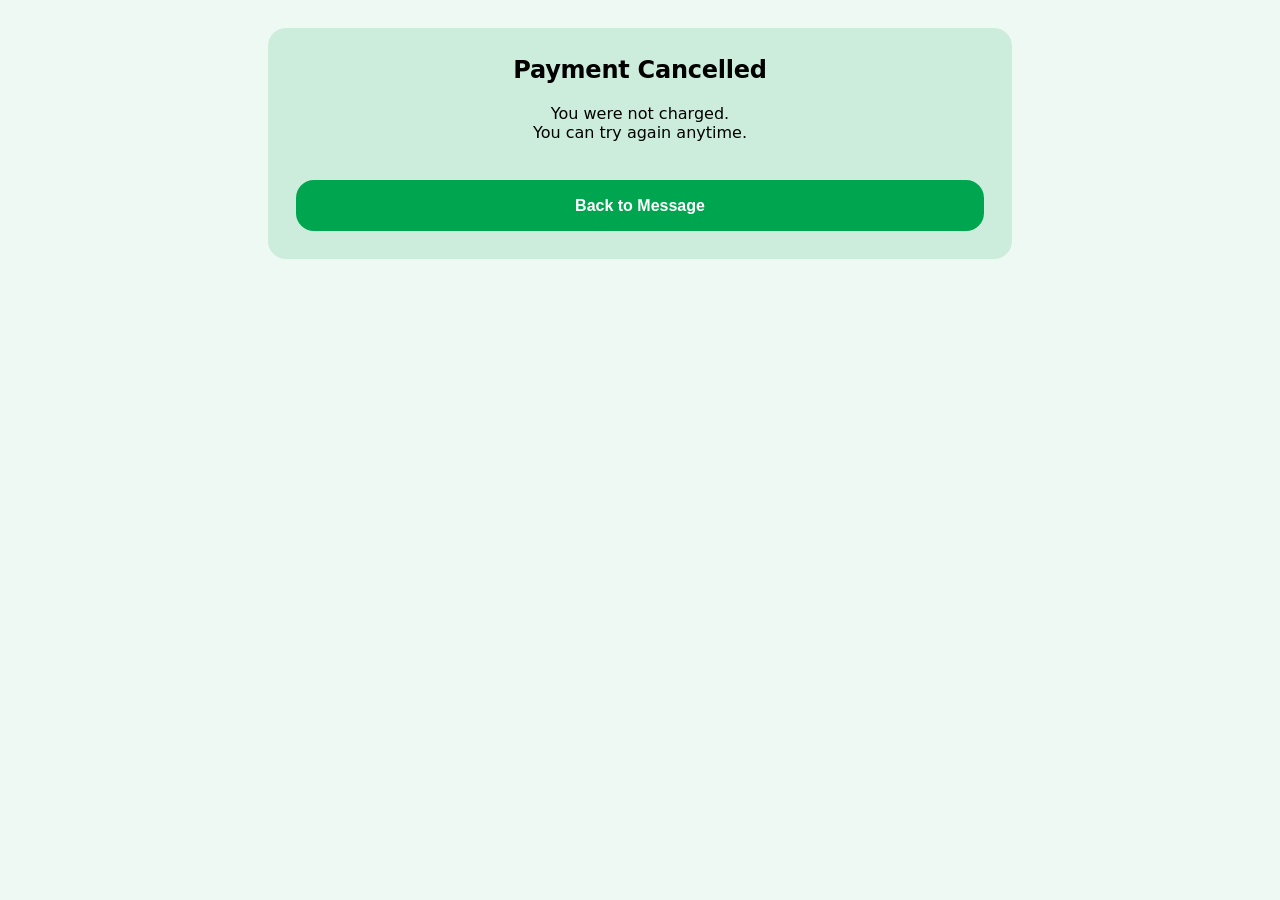
<file: cancel.html>
<!DOCTYPE html>
<html lang="en">
<head>
<meta charset="UTF-8">
<meta name="viewport" content="width=device-width, initial-scale=1.0">
<title>Cancelled</title>
<link rel="stylesheet" href="style.css">
</head>
<body>

<div class="container">

    <div class="card center">

        <h2>Payment Cancelled</h2>

        <p class="small-text">You were not charged.</p>

        <p class="small-text">
            You can try again anytime.
        </p>

        <br>
        <br>

        <button onclick="goBack()">
            Back to Message
        </button>

    </div>

</div>

<script>
const params = new URLSearchParams(window.location.search);
const username = params.get("user");

function goBack() {
    if (username) {
        window.location.href = `messageform.html?user=${username}`;
    } else {
        window.location.href = "index.html";
    }
}
</script>

</body>
</html>
</file>
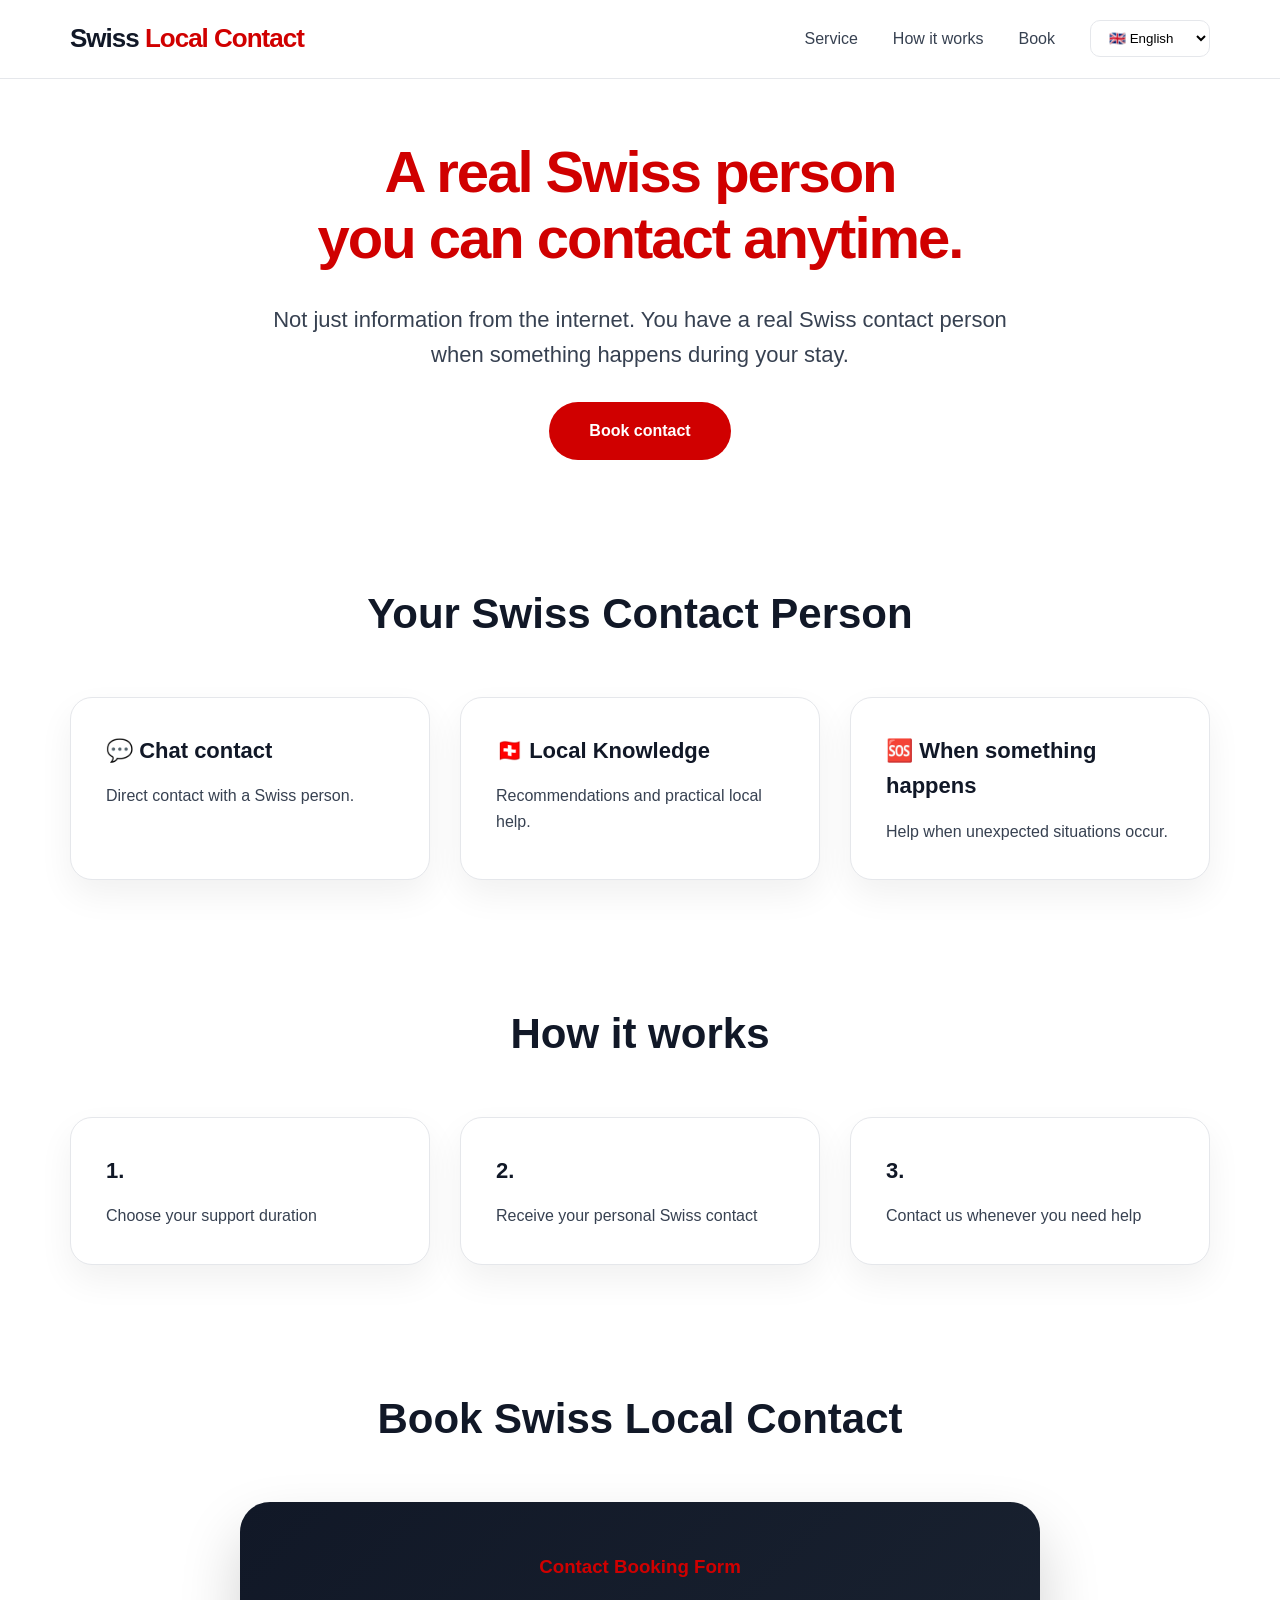
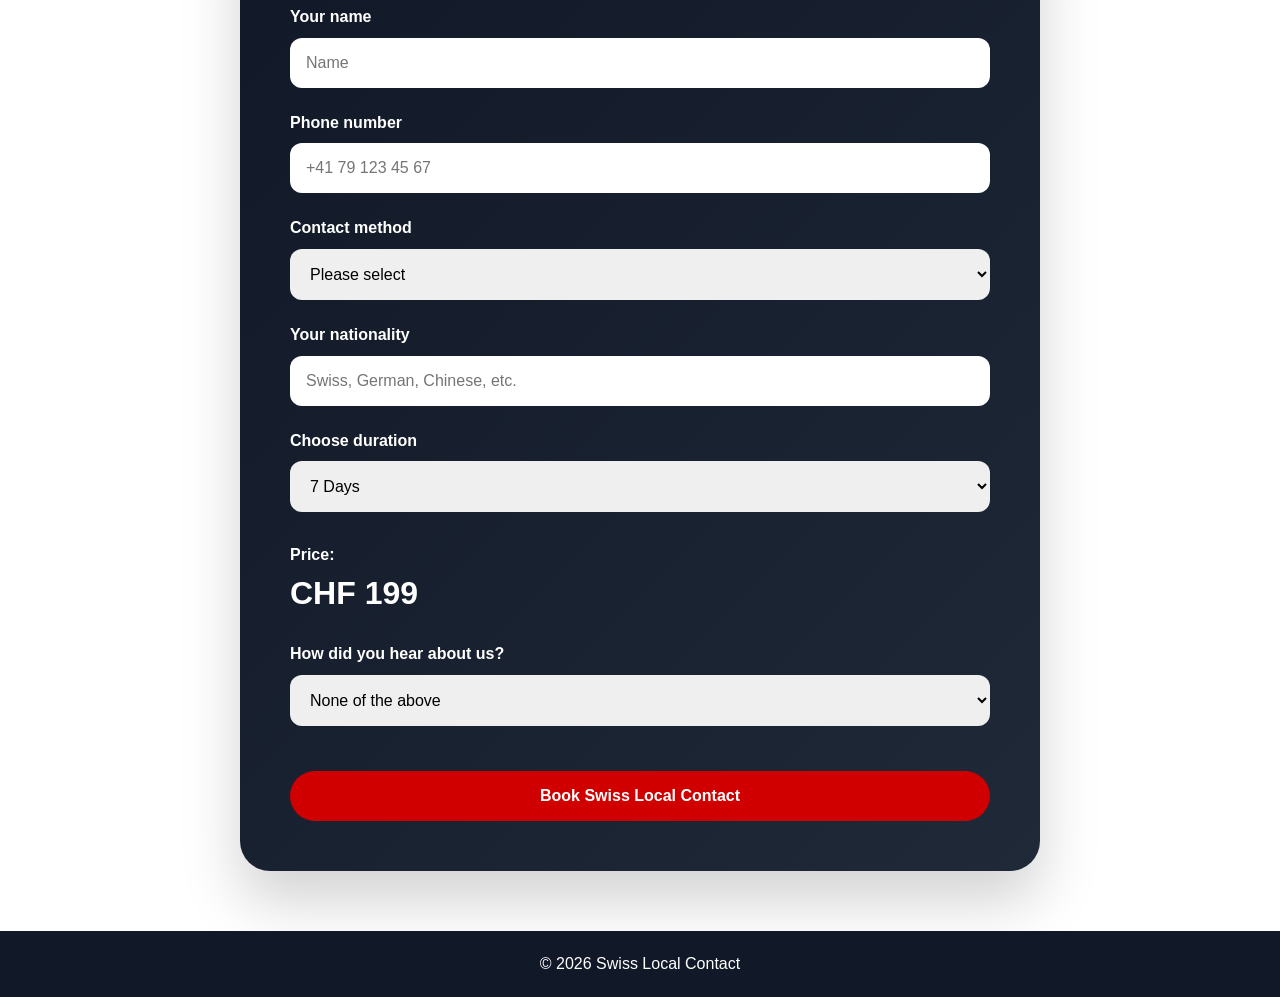
<file: slc.html>
<!DOCTYPE html>
<html lang="de">

<head>

<meta charset="UTF-8">
<meta name="viewport" content="width=device-width, initial-scale=1.0">

<link rel="stylesheet" href="slc.css">

<title>Swiss Local Contact</title>

</head>


<body>


<header>

<div class="nav">

<div class="logo">
Swiss <span>Local Contact</span>
</div>


<div class="burger" onclick="toggleMenu()">
☰
</div>


<div class="menu" id="menu">


<a href="#service"
data-de="Service"
data-en="Service">
Service
</a>


<a href="#how"
data-de="Ablauf"
data-en="How it works">
Ablauf
</a>


<a href="#booking"
data-de="Buchen"
data-en="Book">
Buchen
</a>


<div class="language">

<select id="languageSelect" onchange="changeLanguage()">

<option value="en" selected>
🇬🇧 English
</option>

<option value="de">
🇨🇭 Deutsch
</option>

</select>

</div>


</div>

</div>

</header>





<section class="hero">


<div>


<h1>

<span 
data-de="Ein echter Schweizer Mensch"
data-en="A real Swiss person">

Ein echter Schweizer Mensch

</span>

<br>

<span
data-de="den Sie kontaktieren können."
data-en="you can contact anytime.">

den Sie kontaktieren können.

</span>


</h1>



<p
data-de="Nicht nur Informationen aus dem Internet. Sie haben eine echte Schweizer Kontaktperson, wenn während Ihres Aufenthalts etwas passiert."
data-en="Not just information from the internet. You have a real Swiss contact person when something happens during your stay.">

Nicht nur Informationen aus dem Internet.
Sie haben eine echte Schweizer Kontaktperson,
wenn während Ihres Aufenthalts etwas passiert.

</p>



<a href="#booking"
class="btn"
data-de="Kontakt buchen"
data-en="Book contact">

Kontakt buchen

</a>


</div>

</section>







<section id="service">


<h2
data-de="Ihr Schweizer Ansprechpartner"
data-en="Your Swiss Contact Person">

Ihr Schweizer Ansprechpartner

</h2>




<div class="cards">


<div class="card">

<h3>
💬

<span
data-de="Chat Kontakt"
data-en="Chat contact">

Chat Kontakt

</span>

</h3>


<p
data-de="Direkter Kontakt zu einer Schweizer Person."
data-en="Direct contact with a Swiss person.">

Direkter Kontakt zu einer Schweizer Person.

</p>

</div>





<div class="card">

<h3>
🇨🇭

<span
data-de="Lokales Wissen"
data-en="Local Knowledge">

Lokales Wissen

</span>

</h3>


<p
data-de="Empfehlungen und praktische Hilfe vor Ort."
data-en="Recommendations and practical local help.">

Empfehlungen und praktische Hilfe vor Ort.

</p>

</div>





<div class="card">

<h3>
🆘

<span
data-de="Wenn etwas passiert"
data-en="When something happens">

Wenn etwas passiert

</span>

</h3>


<p
data-de="Wir helfen bei unerwarteten Situationen."
data-en="Help when unexpected situations occur.">

Wir helfen bei unerwarteten Situationen.

</p>

</div>


</div>


</section>








<section id="how">


<h2
data-de="So funktioniert es"
data-en="How it works">

So funktioniert es

</h2>




<div class="cards">


<div class="card">

<h3>1.</h3>

<p
data-de="Wählen Sie Ihre gewünschte Unterstützungsdauer"
data-en="Choose your support duration">



</p>

</div>



<div class="card">

<h3>2.</h3>

<p
data-de="Erhalten Sie Ihre persönliche Schweizer Kontaktperson"
data-en="Receive your personal Swiss contact">



</p>

</div>



<div class="card">

<h3>3.</h3>

<p
data-de="Kontaktieren Sie uns jederzeit, wenn Sie Hilfe benötigen"
data-en="Contact us whenever you need help">


</p>

</div>


</div>


</section>







<section id="booking">


<h2
data-de="Swiss Local Contact buchen"
data-en="Book Swiss Local Contact">

Swiss Local Contact buchen

</h2>



<div class="booking-box">


<form id="bookingForm">

<h3>Contact Booking Form</h3>

<label
data-de="Ihr Name"
data-en="Your name">

Ihr Name

</label>


<input id="name" type="text" placeholder="Name" required>





<label
data-de="Telefonnummer"
data-en="Phone number">

Telefonnummer

</label>


<input 
id="phone" 
type="tel" 
placeholder="+41 79 123 45 67"
required>





<label
data-de="Kontaktmethode"
data-en="Contact method">

Kontaktmethode

</label>


<select id="contactMethod" required>


<option 
value=""
data-de="Bitte auswählen"
data-en="Please select">

Bitte auswählen

</option>


<option 
value="WhatsApp">

WhatsApp

</option>


<option 
value="Wechat">

Wechat

</option>


<option 
value="Telegram">

Telegram

</option>


</select>





<label
data-de="Ihre Nationalität"
data-en="Your nationality">

Ihre Nationalität

</label>


<input 
id="nationality"
type="text"
placeholder="Swiss, German, Chinese, etc." required>






<label
data-de="Dauer auswählen"
data-en="Choose duration">

Dauer auswählen

</label>


<select id="days" onchange="calculatePrice()" required>



<option value="3"
data-de="3 Tage"
data-en="3 Days">

3 Tage

</option>



<option value="7"
selected
data-de="7 Tage"
data-en="7 Days">

7 Tage

</option>



<option value="14"
data-de="14 Tage"
data-en="14 Days">

14 Tage

</option>



<option value="30"
data-de="30 Tage"
data-en="30 Days">

30 Tage

</option>



</select>





<div class="price-title"
data-de="Preis:"
data-en="Price:">

Preis:

</div>


<div id="priceValue">

CHF 199

</div>
<label
data-de="Wie haben Sie von uns erfahren?"
data-en="How did you hear about us?">

Wie haben Sie von uns erfahren?

</label>



<select id="source" required>


<option
data-de="Keine der oben genannten"
data-en="None of the above">

Keine der oben genannten

</option>


</select>





<br><br>



<button 
class="btn"
type="submit"
data-de="Swiss Local Contact buchen"
data-en="Book Swiss Local Contact">

Swiss Local Contact buchen

</button>



</form>


</div>


</section>







<script>



let currentLanguage = "en";




function toggleMenu(){

document.getElementById("menu")
.classList.toggle("active");

}






function calculatePrice(){


let days =
document.getElementById("days").value;



let price;



if(days=="3") price=99;

if(days=="7") price=199;

if(days=="14") price=349;

if(days=="30") price=599;



document.getElementById("priceValue")
.innerHTML="CHF "+price;


}








function changeLanguage(){

let lang =
document.getElementById("languageSelect").value;


currentLanguage = lang;


// Sprache speichern
localStorage.setItem("language", lang);



document.querySelectorAll("[data-"+lang+"]")
.forEach(function(element){

element.innerHTML =
element.getAttribute("data-"+lang);

});



document.querySelectorAll("#days option")
.forEach(function(option){

option.text =
option.getAttribute("data-"+lang);

});



document.querySelectorAll("#source option")
.forEach(function(option){

option.text =
option.getAttribute("data-"+lang);

});


document.documentElement.lang = lang;

}





document.getElementById("bookingForm")
.addEventListener("submit", function(event){

event.preventDefault();

sendBooking();

});



function sendBooking(){



let name =
document.getElementById("name").value;



let phone =
document.getElementById("phone").value;

let contactMethod =
document.getElementById("contactMethod").value;

let nationality =
document.getElementById("nationality").value;



let days =
document.getElementById("days").value;



let price =
document.getElementById("priceValue").innerHTML;



let source =
document.getElementById("source").value;





let message;



let subject;



if(currentLanguage=="en"){



subject =
"New Swiss Local Contact Booking";



message =

`New Swiss Local Contact Booking

Name: ${name}
Phone: ${phone}
Contact method: ${contactMethod}
Nationality: ${nationality}
Duration: ${days} days
Price: ${price}
How did you hear about us: ${source}


Thank you for providing your information.

You can send this email without any changes.
After that, we will contact you shortly via ${contactMethod}.
`;



}else{



subject =
"Neue Swiss Local Contact Buchung";



message =

`Neue Swiss Local Contact Buchung

Name: ${name}
Telefon: ${phone}
Kontaktmethode: ${contactMethod}
Nationalität: ${nationality}
Dauer: ${days} Tage
Preis: ${price}
Wie haben Sie von uns erfahren: ${source}


Vielen Dank für die Eingabe Ihrer Daten.

Sie können diese Mail unverändert senden.
Danach werden wir Sie in Kürze über ${contactMethod} kontaktieren.
`;



}






let mail =

"mailto:deine@email.ch?subject="
+
encodeURIComponent(subject)
+
"&body="
+
encodeURIComponent(message);




window.location.href = mail;



}


window.onload = function(){

let savedLanguage =
localStorage.getItem("language");


// Falls keine Sprache gespeichert ist → Englisch
if(!savedLanguage){
savedLanguage = "en";
}


currentLanguage = savedLanguage;


// Dropdown ändern
document.getElementById("languageSelect").value = savedLanguage;


// Übersetzen
changeLanguage();

};


</script>



</body>
<footer>© 2026 Swiss Local Contact</footer>
</html>
</file>
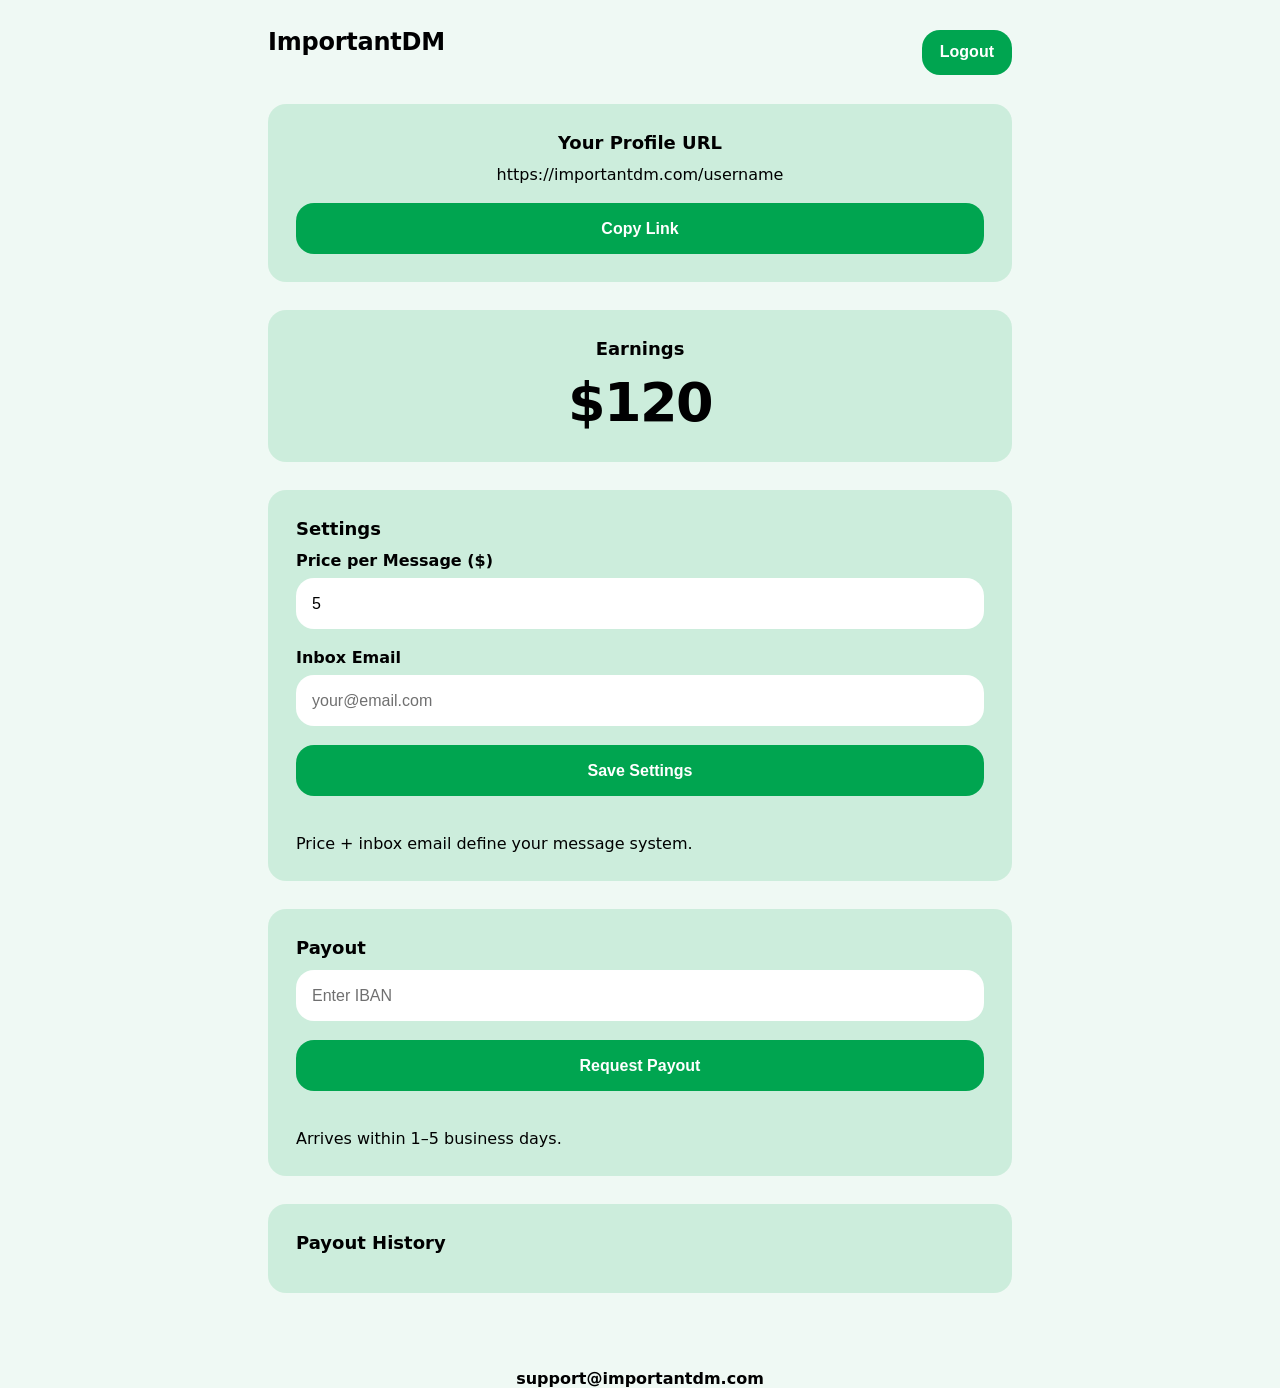
<file: start.html>
<!DOCTYPE html>
<html lang="en">
<head>
<meta charset="UTF-8">
<meta name="viewport" content="width=device-width, initial-scale=1.0">
<title>ImportantDM - Dashboard</title>

<link rel="stylesheet" href="style.css">
</head>
<body>

<div class="container">

    <div class="topbar">
        <h2>ImportantDM</h2>

        <button class="secondary-btn" onclick="logout()">
            Logout
        </button>
    </div>

    <!-- PROFILE -->
    <div class="card center">

        <h3>Your Profile URL</h3>

        <div id="profileUrl" class="profile-url"></div>

        <br>

        <button onclick="copyUrl()">Copy Link</button>

    </div>

    <!-- EARNINGS -->
    <div class="card center">

        <h3>Earnings</h3>

        <div class="big-number" id="earnings">$0</div>

    </div>

    <!-- SETTINGS -->
    <div class="card">

        <h3>Settings</h3>

        <label>Price per Message ($)</label>
        <input
            id="pricePerMessage"
            type="text"
            inputmode="numeric"
            maxlength="6"
            oninput="validatePriceInput(this)"
        >

        <br><br>

        <label>Inbox Email</label>
        <input
            id="inboxMail"
            type="email"
            placeholder="your@email.com"
        >

        <br><br>

        <button onclick="saveSettings()">
            Save Settings
        </button>
        <br><br>
        <p class="small-text">
            Price + inbox email define your message system.
        </p>

    </div>

    <!-- PAYOUT -->
    <div class="card">

        <h3>Payout</h3>

        <input id="iban" placeholder="Enter IBAN">

        <br><br>

        <button onclick="requestPayout()">
            Request Payout
        </button>

        <br><br>

        <p class="small-text">
            Arrives within 1–5 business days.
        </p>

    </div>

    <!-- HISTORY -->
    <div class="card">

        <h3>Payout History</h3>

        <div id="payoutList"></div>

    </div>

</div>

<div class="center" style="margin-top:20px;">
    <a href="mailto:support@importantdm.com" class="link">
        support@importantdm.com
    </a>
</div>

<script>

const username = "username";
let earnings = 120;

// load settings
let pricePerMessage =
    localStorage.getItem("ppm_" + username) || "5";

let inboxMail =
    localStorage.getItem("mail_" + username) || "";

document.getElementById("pricePerMessage").value =
    pricePerMessage;

document.getElementById("inboxMail").value =
    inboxMail;

document.getElementById("profileUrl").innerText =
    `https://importantdm.com/${username}`;

document.getElementById("earnings").innerText =
    `$${earnings}`;

// PRICE INPUT VALIDATION
function validatePriceInput(el) {

    el.value = el.value.replace(/\D/g, "");
    el.value = el.value.replace(/^0+/, "");

    if (el.value.length > 6) {
        el.value = el.value.slice(0, 6);
    }
}

function saveSettings() {

    let price =
        document.getElementById("pricePerMessage").value;

    const mail =
        document.getElementById("inboxMail").value.trim();

    price = price.replace(/\D/g, "");
    price = price.replace(/^0+/, "");
    price = Number(price);

    if (!price || price < 1 || price > 999999) {
        alert("Invalid price");
        return;
    }

    if (!mail.includes("@")) {
        alert("Invalid email");
        return;
    }

    localStorage.setItem("ppm_" + username, price);
    localStorage.setItem("mail_" + username, mail);

    alert("Settings saved");
}

function copyUrl() {
    navigator.clipboard.writeText(
        document.getElementById("profileUrl").innerText
    );
    alert("Copied");
}

function logout() {
    window.location.href = "login.html";
}

function requestPayout() {

    const iban =
        document.getElementById("iban").value.trim();

    if (!iban) {
        alert("Enter IBAN");
        return;
    }

    if (earnings <= 0) {
        alert("No earnings available");
        return;
    }

    const payout = document.createElement("div");
    payout.className = "payout-item";

    payout.innerText =
        `$${earnings} • Pending • ${new Date().toLocaleDateString()}`;

    document.getElementById("payoutList").appendChild(payout);

    earnings = 0;
    document.getElementById("earnings").innerText = "$0";

    alert("Payout requested");
}

</script>

</body>
</html>
</file>
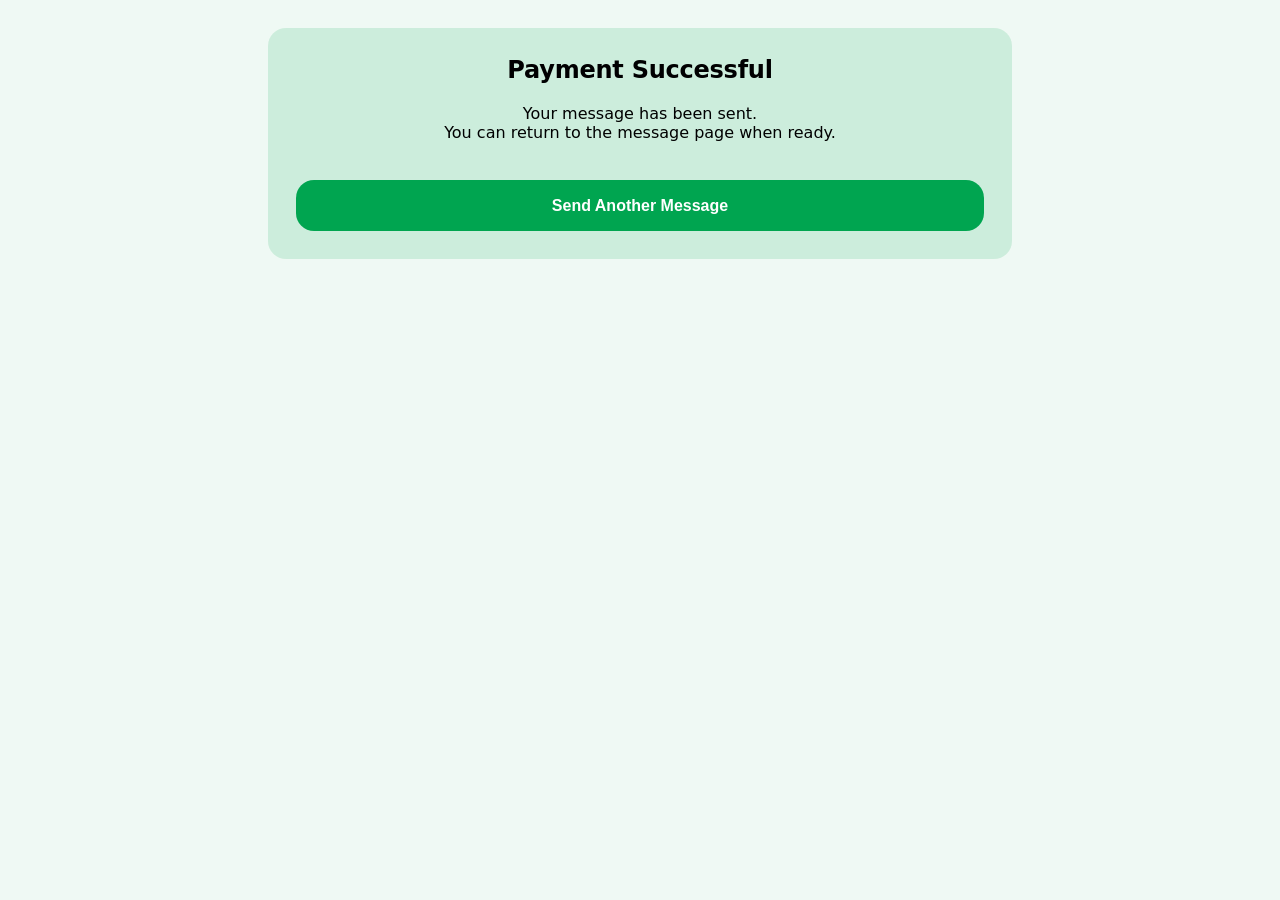
<file: success.html>
<!DOCTYPE html>
<html lang="en">
<head>
<meta charset="UTF-8">
<meta name="viewport" content="width=device-width, initial-scale=1.0">
<title>Success</title>
<link rel="stylesheet" href="style.css">
</head>
<body>

<div class="container">

    <div class="card center">

        <h2>Payment Successful</h2>

        <p class="small-text">Your message has been sent.</p>

        <p class="small-text">
            You can return to the message page when ready.
        </p>

        <br>
        <br>
        <button onclick="goBack()">
            Send Another Message
        </button>

    </div>

</div>

<script>
const params = new URLSearchParams(window.location.search);
const username = params.get("user");

function goBack() {
    if (username) {
        window.location.href = `messageform.html?user=${username}`;
    } else {
        window.location.href = "index.html";
    }
}
</script>

</body>
</html>
</file>
<file: style.css>
/* ========== RESET ========== */
* {
  box-sizing: border-box;
  margin: 0;
  padding: 0;
}

html, body {
  overscroll-behavior: none;
  
  
}
a{
  text-decoration: none;
  color: #00A550;
}

/* ========== BODY ========== */
body {
  font-family: system-ui, -apple-system, BlinkMacSystemFont, 'Segoe UI', Roboto, Oxygen, Ubuntu, Cantarell, 'Open Sans', 'Helvetica Neue', sans-serif;
  background: white;
  background: #00A55010;
  color: #00000110;
  /*padding: 28px;*/
  min-height: 100vh;
  
   
  
  
}

/* ========== LAYOUT ========== */
.container {
  max-width: 800px;
  margin: auto;
  overflow: hidden;
  padding: 28px;
  
  
}


/* ========== TYPOGRAPHY ========== */
h1 {
  font-size: 34px;
  margin-bottom: 10px;
  letter-spacing: -0.02em;
  color: #000001;
}

h2 {
  font-size: 24px;
  margin-bottom: 20px;
  letter-spacing: -0.01em;
  color: #000001;
}

h3 {
  font-size: 18px;
  margin-bottom: 12px;
  font-weight: 600;
  color: #000001;
}

.small-text {
  color: rgba(20, 20, 20, 0.55);
  font-size: 16px;
  color: #000001;
}

/* ========== HEADER ========== */
.logo {
  font-size: 43.25px;
  font-weight: 700;
  margin-bottom: 28px;
  color: #00A550;
  
  
}
.logo p{
  color: #00A550;
  
}
/*.logop{
  background: linear-gradient(90deg, #00A550, #00A55050);
  
  -webkit-background-clip: text;
  -webkit-text-fill-color: transparent;
  width: min-content;

}
.logop2{
  background: linear-gradient(90deg, #00A550, #00A55050);
  
  -webkit-background-clip: text;
  -webkit-text-fill-color: transparent;
  width: min-content;

}
.logopcontainer{
  display: flex;
}*/


.slogan {
  display: flex;
  margin-top: 16px;
    font-size: 24px;

      color: #00000195;
}
.slogan p{
    color: #000001;


}

/* ========== CARDS (UPDATED: NO SHADOW + SOLID SURFACE) ========== */
.card {
  background: #00A55025;

  /*border: 1px solid #00000050;*/

  border-radius: 18px;
  padding: 28px;
  margin-bottom: 28px;

  backdrop-filter: none;
  -webkit-backdrop-filter: none;
}

/* ========== INPUTS ========== */
label {
  display: block;
  margin-bottom: 8px;
  font-weight: 600;
  color: #000001;
}

input,
textarea {
  width: 100%;
    border: none !important;
    /*background: #00A55030 !important;*/
    border-radius: 18px !important;
    padding: 16px;
    font-size: 16px;
    color: #000001 !important;
    outline: none !important;
    min-height: 51px;
}
input::placeholder{
  color: #00000190;
}

textarea {
  min-height: 180px;
  resize: vertical;
}

input:focus,
textarea:focus {
  
  border-color: rgba(99, 102, 241, 0.5);
  box-shadow: none;
}

/* ========== BUTTONS ========== */
button {
      height: 51px;
      

  width: 100%;
  min-width: 50px;
  border: none;
  border-radius: 18px;
  padding: 14px 18px;
  font-size: 16px;
  font-weight: 600;
  cursor: pointer;
  transition: 0.2s ease;

  background: linear-gradient(90deg, #000000 0%, #000000 100%);
  background: #00A550;
  color: #ffffff;

  text-align: center;
    display: flex;
    align-content: center;
    justify-content: center;
    flex-wrap: wrap;
}
.button2{
      
          color: #00A550 !important;

    border: 2px solid #00A550;
    background: none;
    
    /*margin: 0 auto;*/
}
.button-small{
  width: min-content;
}
.buttons{
  display: grid;
  justify-content: space-between;
  flex-wrap: wrap;
  gap: 16px;
}


button:hover {
  opacity: 75%;
}

.secondary-btn {
  /*background: linear-gradient(90deg, #000000 0%, #ffffff 100%);*/
  color: white;
  width: min-content;
  height: 45px;
  /*border: 1px solid rgba(0, 0, 0, 0.08);*/
}

/* ========== TOPBAR ========== */
.topbar {
  display: flex;
    align-items: center;
    margin-bottom: 28px;
    flex-direction: row;
    flex-wrap: wrap;
    justify-content: space-between;
    gap: 16px;


}

.topbar p {
  font-size: 43.25px;

  margin-bottom: 0;
  color: #000001;
  font-weight: 700;
  
  /*background: linear-gradient(90deg, #00A550, #00A55080);
  -webkit-background-clip: text;
  -webkit-text-fill-color: transparent;*/
}

/* ========== LINKS ========== */
.link {
  text-decoration: none;
  font-weight: 600;
  color: #000001;
  /*transition: 0.2s;*/
}

.link:hover {
  opacity: 75%;
}

/* ========== UTILITIES ========== */
.center {
  text-align: center;
}

.big-number {
  font-size: 54px;
  font-weight: 700;
  letter-spacing: -0.03em;
  color: #000001;
  /*background: linear-gradient(90deg, #111827, #6b7280);
  -webkit-background-clip: text;
  -webkit-text-fill-color: transparent;*/
}

/* ========== LIST ITEMS ========== */
.payout-item {
  background: #00A55030;
  /*border: 1px solid rgba(0, 0, 0, 0.08);*/
  border-radius: 18px;
  padding: 16px;
  margin-top: 10px;
  word-break: break-word;
  color: #000001;
}

#payoutList p {
  color: #000001;
}

/* ========== PROFILE URL ========== */
.profile-url {
  font-size: 16px;
  text-align: center;
  word-break: break-all;
  color: #000001;
}

/* ========== TOS ========== */
.toslabel {
  display: flex;
  align-items: center;
}

.tos {
  padding: 0;
  appearance: none !important;
  -webkit-appearance: none !important;
  width: 19px !important;
  height: 19px !important;
  min-width: 19px !important;
  min-height: 19px !important;

  background-color: white !important;

  display: inline-grid !important;
  place-content: center !important;

  cursor: pointer !important;
  margin-right: 10px !important;
}

.tos::after {
  content: "" !important;
  min-width: 11px !important;
  min-height: 11px !important;
  transform: scale(0) !important;
  clip-path: polygon(14% 44%, 0 65%, 50% 100%, 100% 16%, 80% 0, 43% 62%) !important;
}

.tos:checked {
  background: #00A550 !important;
}

.tos:checked::after {
  transform: scale(1) !important;
  background-color: #ffffff !important;
}

.toslabel p a {
  font-weight: 600;
  color: rgba(20, 20, 20, 0.75);
  text-decoration: none;
}

.toslabel p {
  color: #000001;
}

p{
  color: #000001;
}

label a {
  color: #000001;
  text-decoration: none;
}

label a:hover {
  text-decoration: underline;
}

.footer{
  /*border-top: 2px solid #00A550;*/
  background: #00A55020;
  padding: 20px;
}
.footer-links, .footer-copy{
  max-width: 800px;
  
  margin: auto;
  
    overflow: hidden;
    text-align: center;
}
.footer-links{
  margin-bottom: 16px;
}

/* ========== RESPONSIVE ========== */
@media (max-width: 600px) {
  /*body {
    padding: 16px;
  }*/
  .container{
    padding: 16px;
  }

  /*.slogan {
    margin: 0 16px;
  }*/

  

  .card {
    padding: 20px;
    margin-bottom: 16px;
  }

  .big-number {
    font-size: 42px;
  }
  button {
      width: 100%;
  }
  .secondary-btn{
    width: fit-content;
  }
  .topbar{
    margin-bottom: 16px;
  }
  
}

input:-webkit-autofill,
input:-webkit-autofill:hover,
input:-webkit-autofill:focus,
textarea:-webkit-autofill,
select:-webkit-autofill {
  -webkit-box-shadow: 0 0 0 1000px white inset !important;
  box-shadow: 0 0 0 1000px white inset !important;
  -webkit-text-fill-color: #000 !important;
  border: none !important;
}

.mid{
  margin: 0 auto;
}
</file>
<file: slc.css>
*{
    margin:0;
    padding:0;
    box-sizing:border-box;
    font-family:"Inter", Arial, Helvetica, sans-serif;
}

html, body {
    overscroll-behavior: none;
}

:root{
    --red:#d00000;
    --dark:#111827;
    --text:#374151;
    --light:#f8fafc;
    --card:#ffffff;
    --border:#e5e7eb;
}

body{
    color:var(--text);
    line-height:1.6;
    background:#fff;
}


/* HEADER */

header{
    position:sticky;
    top:0;
    background:rgba(255,255,255,.92);
    backdrop-filter:blur(10px);
    border-bottom:1px solid var(--border);
    z-index:1000;
}


.nav{
    max-width:1200px;
    margin:auto;
    padding:18px 30px;
    display:flex;
    align-items:center;
    justify-content:space-between;
}


.logo{
    font-size:26px;
    font-weight:800;
    letter-spacing:-1px;
    color:var(--dark);
}


.logo span{
    color:var(--red);
}


.menu{
    display:flex;
    gap:35px;
    align-items: center;
}


.menu a{
    text-decoration:none;
    color:#374151;
    font-weight:500;
    transition:.3s;
}


.menu a:hover{
    color:var(--red);
}


.language select{
    padding:9px 14px;
    border-radius:10px;
    border:1px solid var(--border);
    background:white;
}


.burger{
    display:none;
    font-size:30px;
}



/* HERO */


.hero{
    max-width: 100%;
  
    max-height: min-content;
    display:flex;
    align-items:center;
    justify-content:center;
    text-align:center;
    padding:60px 20px;
    background:
    linear-gradient(
        rgba(255,255,255,.9),
        rgba(255,255,255,.95)
    );
    /*background-image: url(https://wallpaperaccess.com/full/1455073.jpg);*/
    background-size:cover;
    background-position:center;
    background-repeat:no-repeat;
}


.hero h1{
    font-size:58px;
    line-height:1.15;
    max-width:950px;
    color:var(--dark);
    letter-spacing:-2px;
}


.hero h1 span{
    color:var(--red);
}


.hero p{
    font-size:22px;
    max-width:750px;
    margin:30px auto;
   /* color:white;*/
}



.btn{
    background:var(--red);
    color:white;
    padding:16px 40px;
    border-radius:50px;
    text-decoration:none;
    font-weight:600;
    display:inline-block;
    transition:.3s;
    /*box-shadow:0 10px 25px rgba(208,0,0,.25);*/
    border: none;
}


.btn:hover{
    transform:translateY(-3px);
    background:#a80000;
    cursor: pointer;
}



/* SECTIONS */


section{
    max-width:1200px;
    margin:auto;
    padding:60px 30px;
}

form h3{
    color:#d00000;
    text-align: center;
}

h2{
    text-align:center;
    font-size:42px;
    color:var(--dark);
    margin-bottom:50px;
}



/* CARDS */


.cards{
    display:grid;
    grid-template-columns:repeat(auto-fit,minmax(270px,1fr));
    gap:30px;
}


.card{
    background:white;
    padding:35px;
    border-radius:22px;
    border:1px solid var(--border);
    box-shadow:
    0 15px 35px rgba(0,0,0,.06);
    transition:.3s;
}


.card:hover{
    transform:translateY(-8px);
    box-shadow:
    0 25px 50px rgba(0,0,0,.1);
}


.card h3{
    color:var(--dark);
    margin-bottom:15px;
    font-size:22px;
}



/* BOOKING AREA */


.booking-box{

    background:
    linear-gradient(
        135deg,
        #111827,
        #1f2937
    );

    color:white;
    padding:50px;
    border-radius:30px;

    box-shadow:
    0 30px 60px rgba(0,0,0,.18);

    max-width: 800px;
    margin: 0 auto;
}


.price-title{

    margin-top:30px;
    font-size:16px;
    font-weight:600;

}
#priceValue{

    font-size:32px;
    font-weight:800;
    

}

.booking-box label{

    display:block;
    margin-top:22px;
    font-weight:600;
}


.booking-box input,
.booking-box select{
    min-height: 50px;
    width:100%;
    padding:16px !important;
    margin-top:8px;

    border-radius:12px;
    border:none;

    font-size:16px;
}


.booking-box input:focus,
.booking-box select:focus{

    outline:3px solid rgba(208,0,0,.5);

}










.booking-box .btn{
    margin-top:20px;
    font-size: 16px;
        width: 100%;
}



/* FOOTER LOOK */


footer{

    background:#111827;
    color:white;
    padding:20px;
    text-align:center;

}




/* MOBILE */


@media(max-width:750px){


.nav{
    padding:15px 20px;
}


.menu{

    position:absolute;
    top:70px;
    left:0;

    width:100%;

    background:white;

    display:none;
    flex-direction:column;

    padding:25px;
    


    box-shadow:0 15px 30px rgba(0,0,0,.1);

}


.menu.active{
    display:flex;
    
}



.burger{
    display:block;
}











.hero h1{

    font-size:36px;
    letter-spacing:-1px;

}



.hero p{

    font-size:18px;

}



section{

    padding:60px 20px;

}



h2{

    font-size:32px;

}



.booking-box{

    padding:30px 20px;

}



#priceValue{

    font-size:38px;

}

}
</file>
